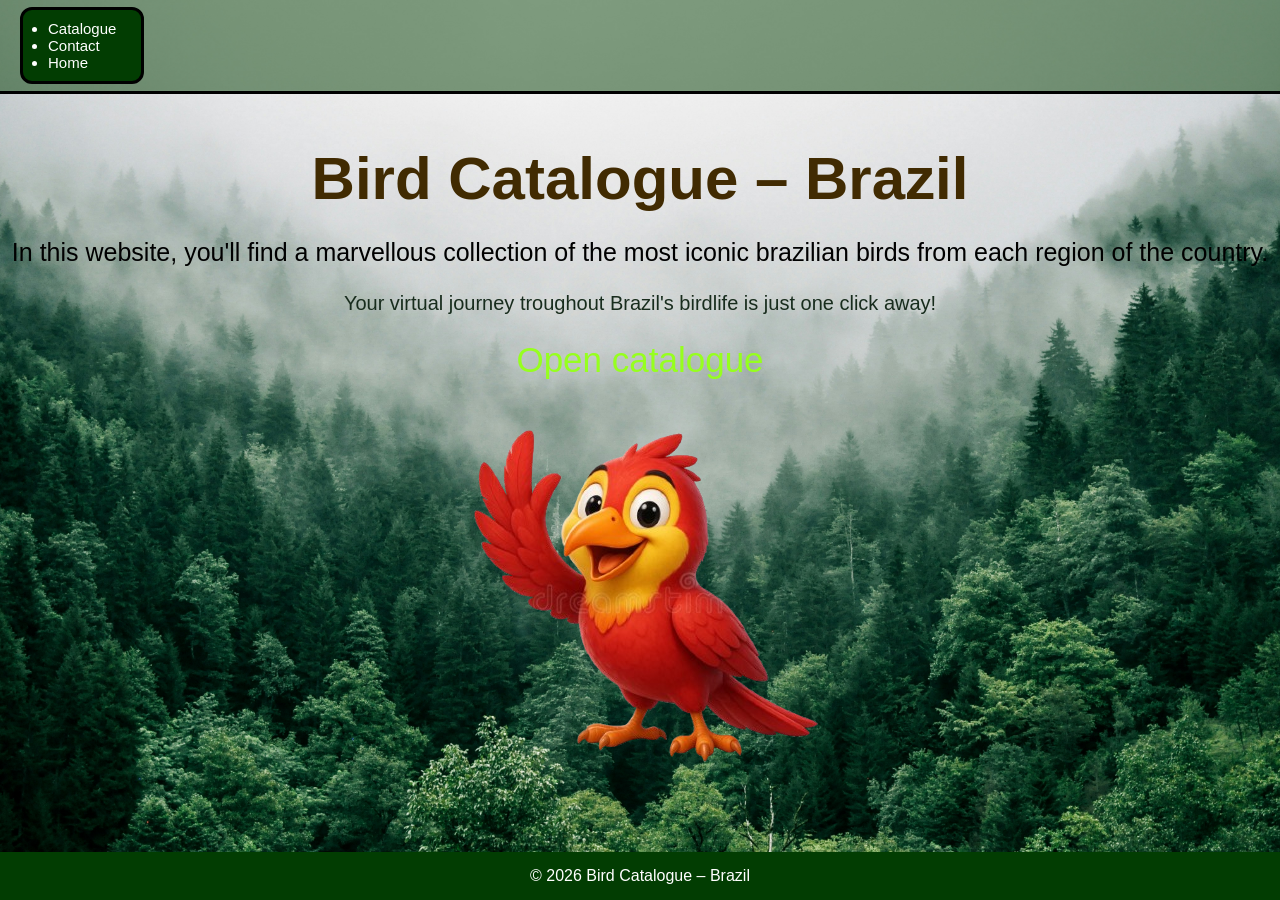
<file: index.html>
<!DOCTYPE html>
<html lang="en">

    <head>
        <meta charset="UTF-8">
        <meta name="viewport" content="width=device-width, initial-scale=1.0">
        <title>Bird Catalogue - Home</title>
        <link rel="stylesheet" href="style.css">
    </head>

    <body>

        <header>

            <nav>
            <ul class="links-list">
                <li><a href="about.html">Catalogue</a></li>
                <li> <a href="contact.html">Contact</a></li>
                <li> <a href="index.html">Home</a></li>

            </ul>
            </nav>
     </header>

        <main>

            <h1 id="home-title">Bird Catalogue &ndash; Brazil</h1>
            <span id="home-info">In this website, you'll find a marvellous collection of the most iconic brazilian birds from each region of the country.</span>
            <span id="home-invite"> Your virtual journey troughout Brazil's birdlife is just one click away! </span>
            <div id="cat-link"><a href="about.html">Open catalogue</a></div>


            <section id="mascot-image">
            <img src="images/bcb-mascot.png" alt="Bird Catalogue Mascot">;
            </section>

        </main>

        <footer><p>&copy; 2026 Bird Catalogue &ndash; Brazil </p></footer>
        
    </body>
</file>
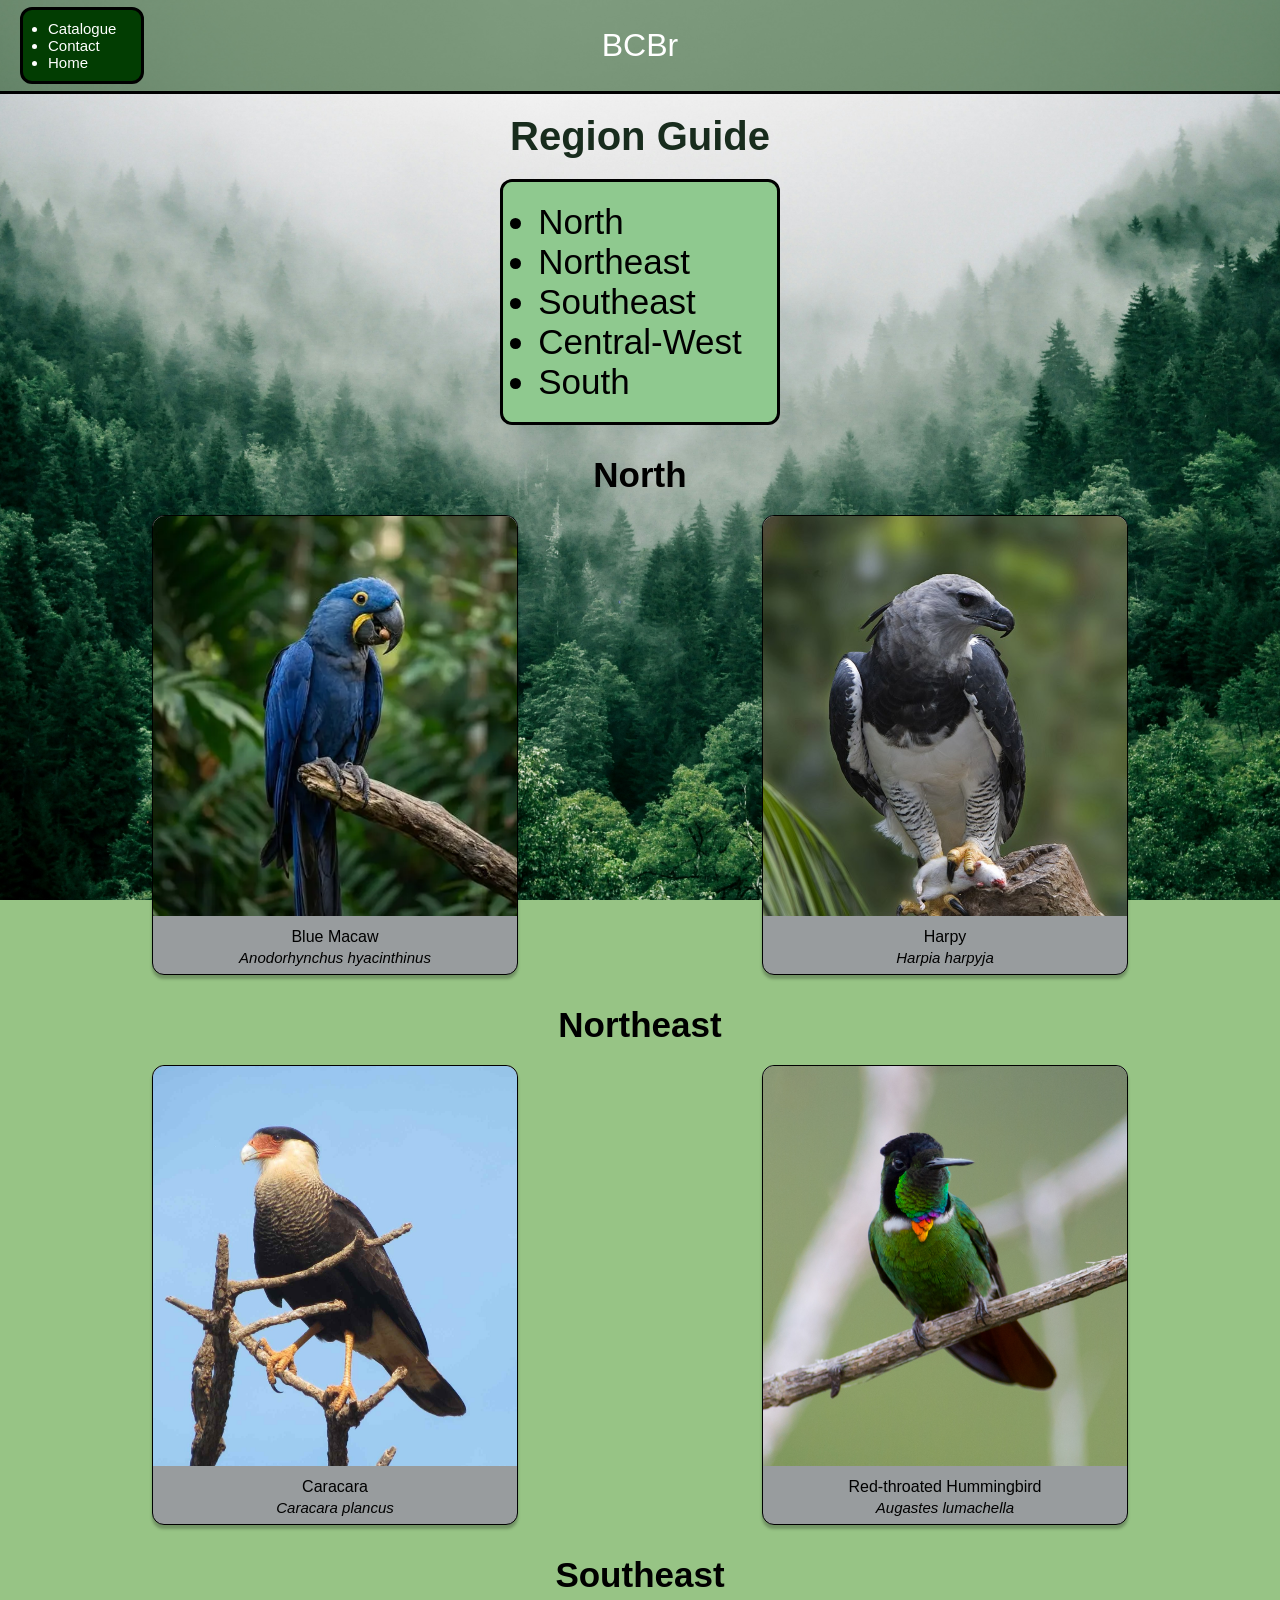
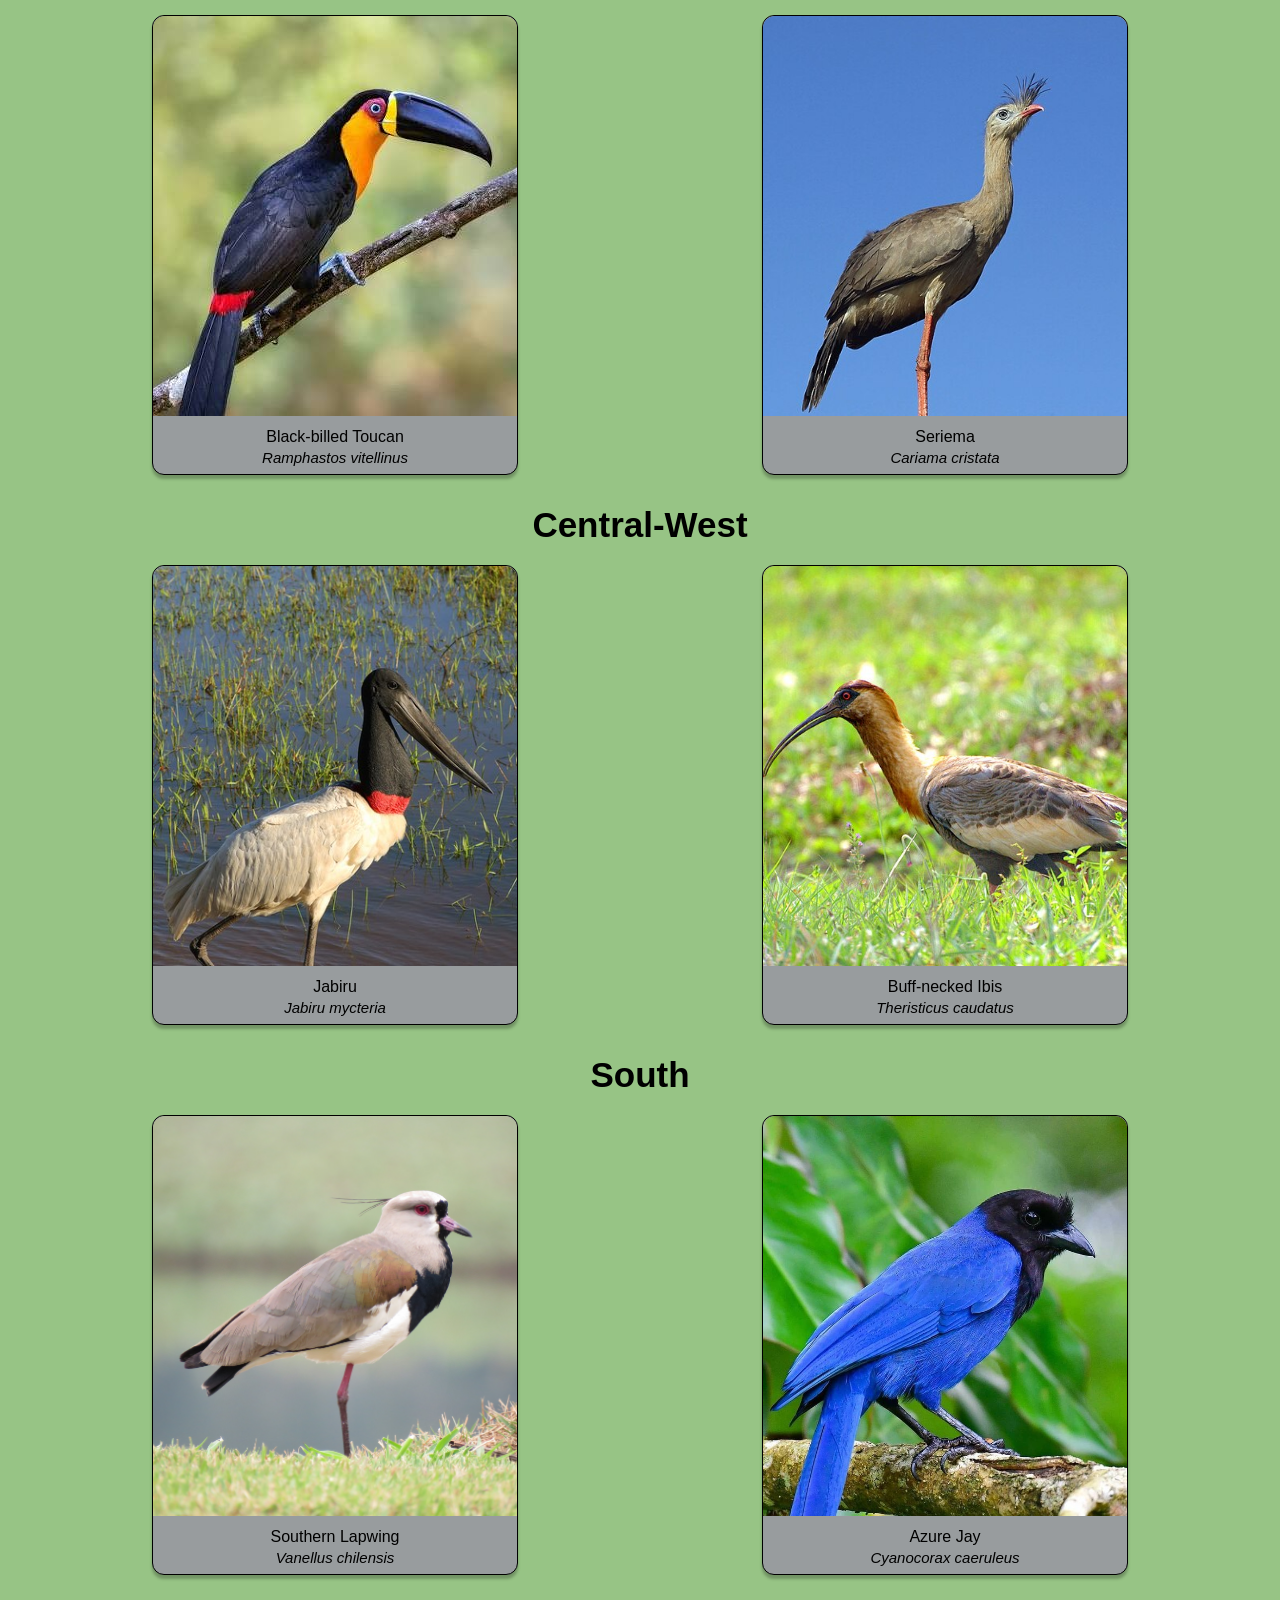
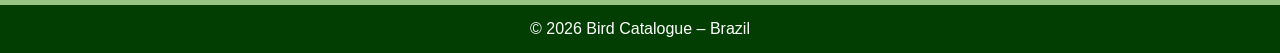
<file: about.html>
<!DOCTYPE html>
<html lang="en">

    <head>
        <meta charset="UTF-8">
        <meta name="viewport" content="width=device-width, initial-scale=1.0">
        <title>Bird Catalogue - Catalogue</title>
        <link rel="stylesheet" href="style.css">
    </head>

    <body>

        <header>

            <div class="header-name">
                <span>BCBr</span>
            </div>

            <nav>
            <ul class="links-list">
                <li><a href="about.html">Catalogue</a></li>
                <li> <a href="contact.html">Contact</a></li>
                <li> <a href="index.html">Home</a></li>

            </ul>
        </nav>
        </header>

        <main>

            <div id="guide-container">
            <h2>Region Guide</h2>
            <ul>
                <li><a href="#north">North</a></li>
                <li><a href="#northeast">Northeast</a></li>
                <li><a href="#southeast">Southeast</a></li>
                <li><a href="#central-west">Central-West</a></li>
                <li><a href="#south">South</a></li>
            </ul>
            </div>

            <div id="north">
                <h2> North </h2>
                <div class="birds">
                    <div class="bird-card">
                    <img src="images/blue-macaw-photo.jpg" alt="Blue Macaw Picture">
                    <p> Blue Macaw</p>
                    <p class="scientific-name"> Anodorhynchus hyacinthinus</p>
                </div>

                <div class="bird-card">
                    <img src="images/harpy-photo.jpg" alt="Harpy Picture">
                    <p> Harpy</p>
                    <p class="scientific-name"> Harpia harpyja</p>
                </div>

                </div>
            </div>

            <div id="northeast">
                <h2> Northeast</h2>
                <div class="birds">
                    <div class="bird-card">
                    <img src="images/caracara-photo.jpg" alt="Caracara Picture">
                    <p> Caracara</p>
                    <p class="scientific-name"> Caracara plancus</p>
                    </div>

                    <div class="bird-card">
                    <img src="images/red-hummingbird-photo.jpg" alt="Red Throated Hummingbird Picture">
                    <p> Red-throated Hummingbird</p>
                    <p class="scientific-name"> Augastes lumachella</p>
                    </div>
                </div>
            </div>

            <div id="southeast">
                <h2> Southeast</h2>
                <div class="birds">
                    <div class="bird-card">
                    <img src="images/black-toucan-photo.jpg" alt=" Black-billed Toucan Picture">
                    <p> Black-billed Toucan </p>
                    <p class="scientific-name">Ramphastos vitellinus</p>
                    </div>

                    <div class="bird-card">
                    <img src="images/seriema-photo.jpg" alt=" Seriema Picture">
                    <p> Seriema </p>
                    <p class="scientific-name">Cariama cristata </p>
                    </div>
                </div>
            </div>

            <div id="central-west">
                <h2> Central-West</h2>
                <div class="birds">
                    <div class="bird-card">
                    <img src="images/jabiru-photo.jpg" alt=" Jabiru Picture">
                    <p> Jabiru </p>
                    <p class="scientific-name">Jabiru mycteria</p>
                    </div>

                    <div class="bird-card">
                    <img src="images/buff-ibis-photo.jpg" alt=" Buff-necked Ibis Picture">
                    <p> Buff-necked Ibis </p>
                    <p class="scientific-name"> Theristicus caudatus </p>
                    </div>
                </div>
            </div>

            <div id="south">
                <h2> South</h2>
                <div class="birds">
                    <div class="bird-card">
                    <img src="images/southern-lapwing-photo.jpg" alt="Southern Lapwing Picture">
                    <p> Southern Lapwing </p>
                    <p class="scientific-name">Vanellus chilensis</p>
                    </div>

                    <div class="bird-card">
                    <img src="images/azure-jay-photo.jpg" alt="Azure Jay Picture">
                    <p> Azure Jay </p>
                    <p class="scientific-name"> Cyanocorax caeruleus </p>
                    </div>
                </div>
            </div>


        </main>

        <footer><p>&copy; 2026 Bird Catalogue &ndash; Brazil </p></footer>
        
    </body>
</file>
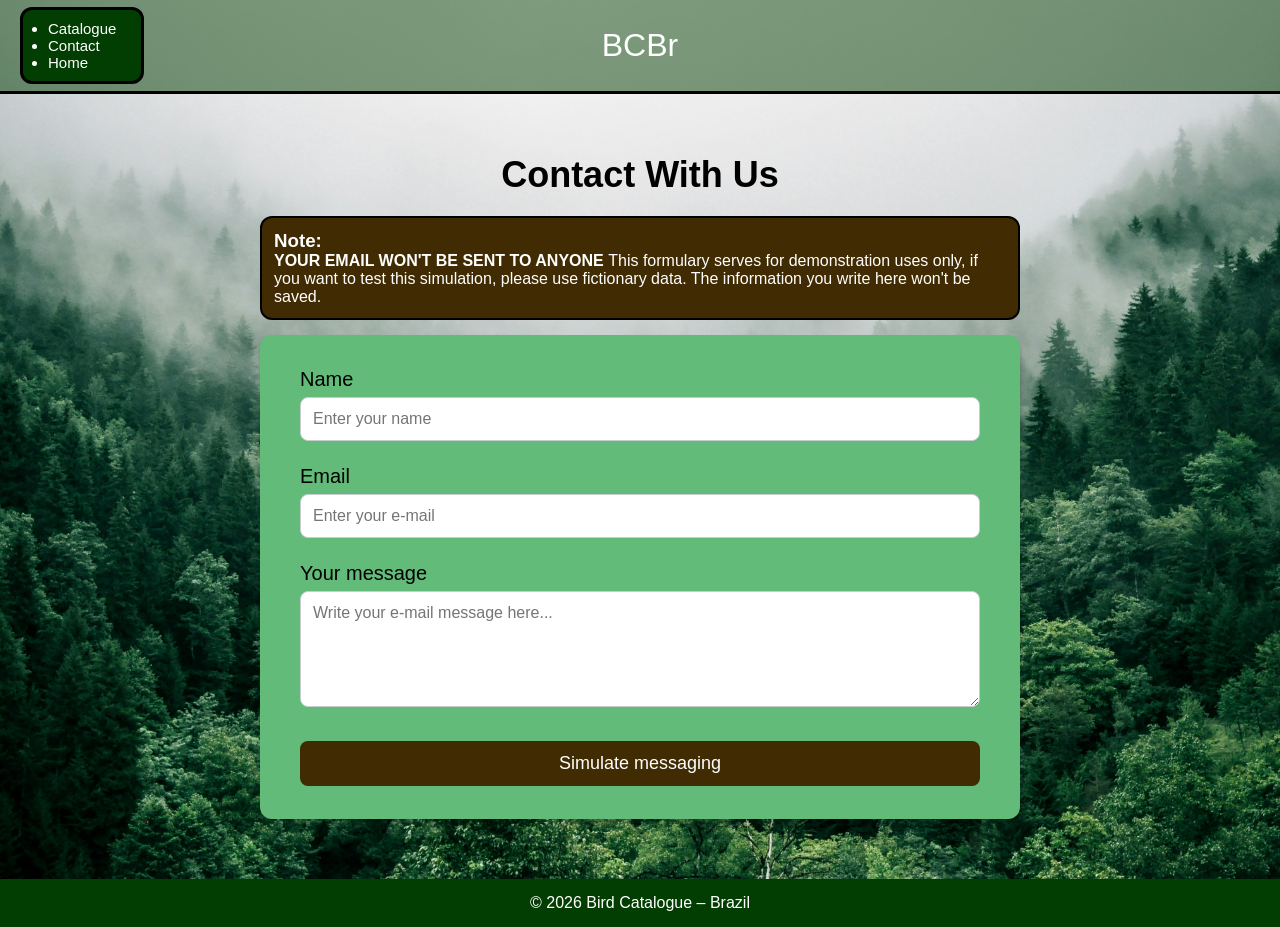
<file: contact.html>
<!DOCTYPE html>
<html lang="en">

    <head>
        <meta charset="UTF-8">
        <meta name="viewport" content="width=device-width, initial-scale=1.0">
        <title>Bird Catalogue - Contact</title>
        <link rel="stylesheet" href="style.css">
    </head>

    <body>

        <header>

                <span class="header-name">BCBr</span>

            <nav>
            <ul class="links-list">
                <li><a href="about.html">Catalogue</a></li>
                <li> <a href="contact.html">Contact</a></li>
                <li> <a href="index.html">Home</a></li>

            </ul>
            </nav>

        </header>

        <main>



        <div class="form-page-container">

        <h2>Contact With Us</h2>
        <div class="recieving-note">
        <span><strong><h3>Note:</h3> <p></p>  YOUR EMAIL WON'T BE SENT TO ANYONE </strong> This formulary serves for demonstration uses only, if you want to test this simulation, please use fictionary data. The information you write here won't be saved.</span>
        </div>
        <nav>

        <div class="form-container">
        <form>
            <div class="form-group">
                <label for="user-name">Name</label>
                <input type="text" name="User Name" id="user-name" required placeholder="Enter your name">
            </div>

            <div class="form-group">
                <label for="user-email">Email</label>
                <input type="email" name="User e-mail" id="user-email" required placeholder="Enter your e-mail">
            </div>

            <div class="form-group">
                <label for="user-message">Your message</label>
                <textarea id="user-message" name="E-mail Text" required rows="5" placeholder="Write your e-mail message here..."></textarea>
            </div>

            <button type="submit" class="submit-button">Simulate messaging</button>

        </form>
    </div>
</div>


        </main>

        <footer><p>&copy; 2026 Bird Catalogue &ndash; Brazil </p></footer>
        
    </body>
</file>
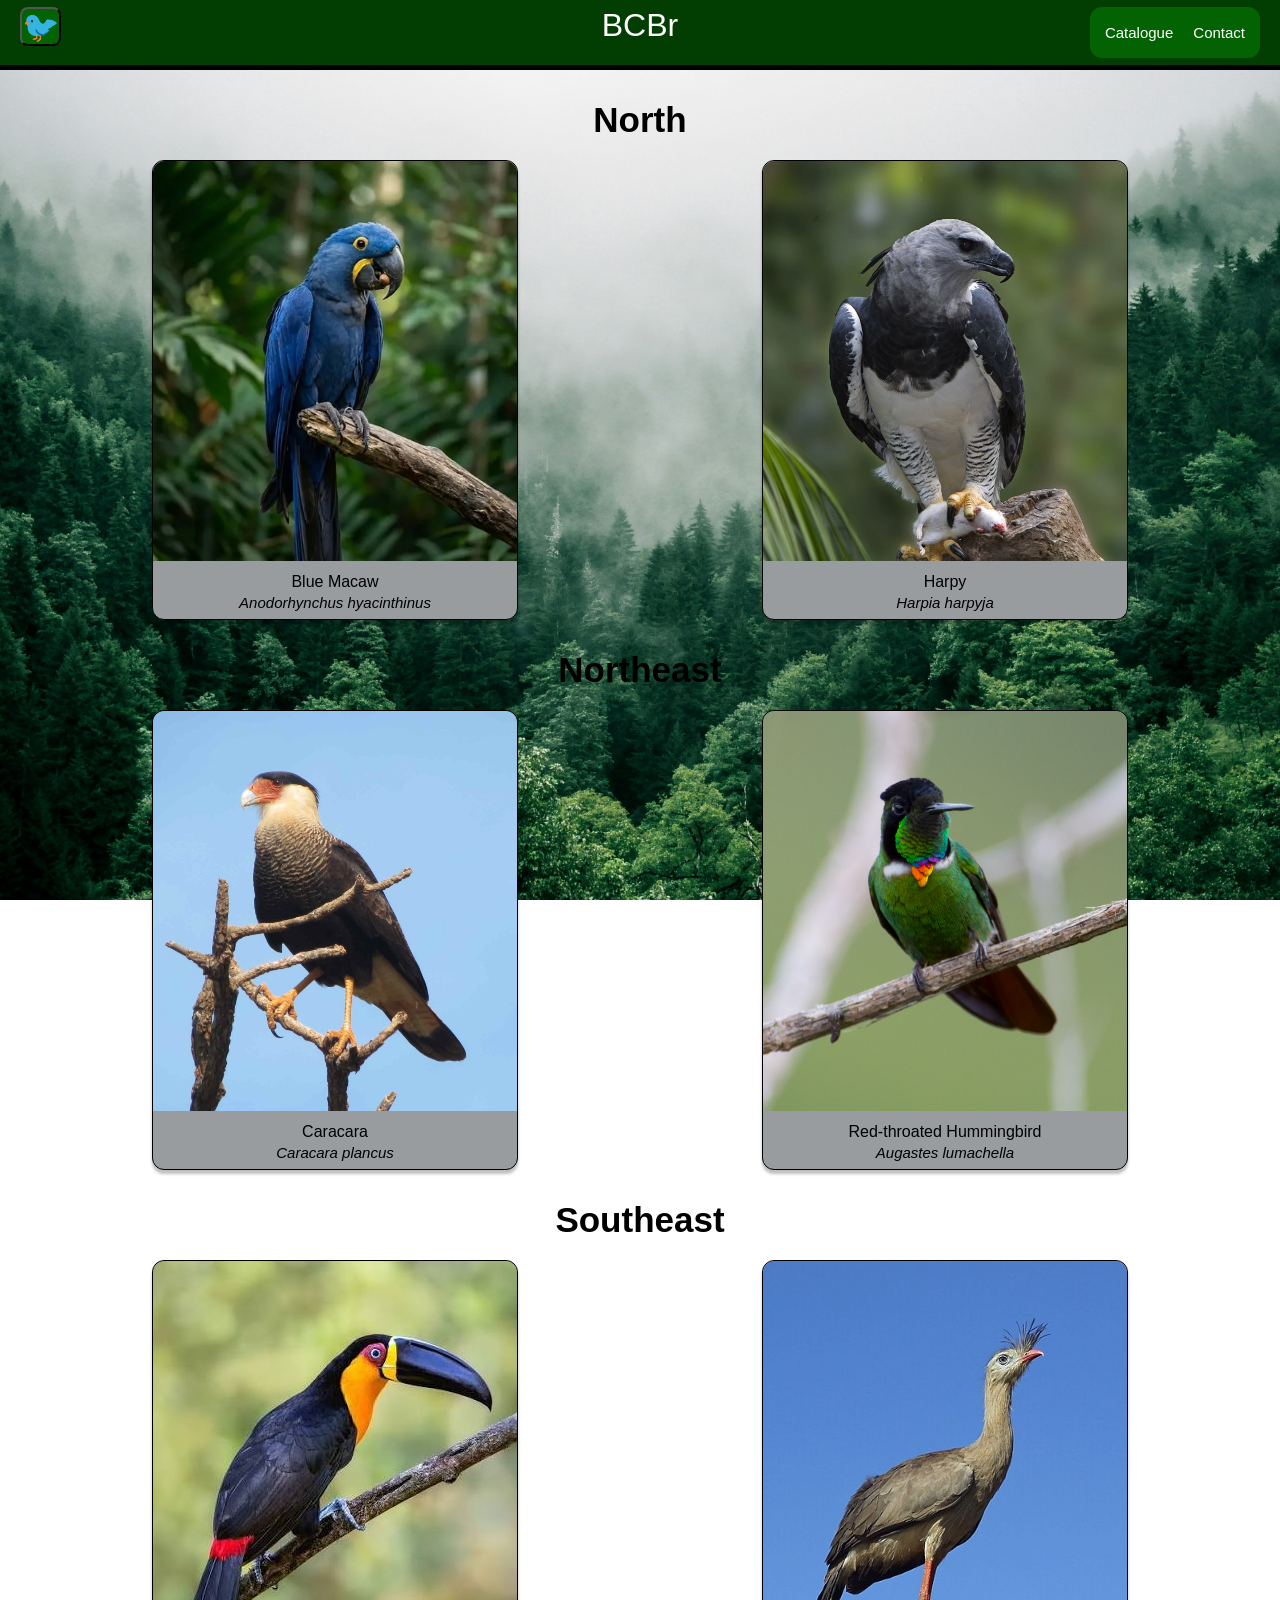
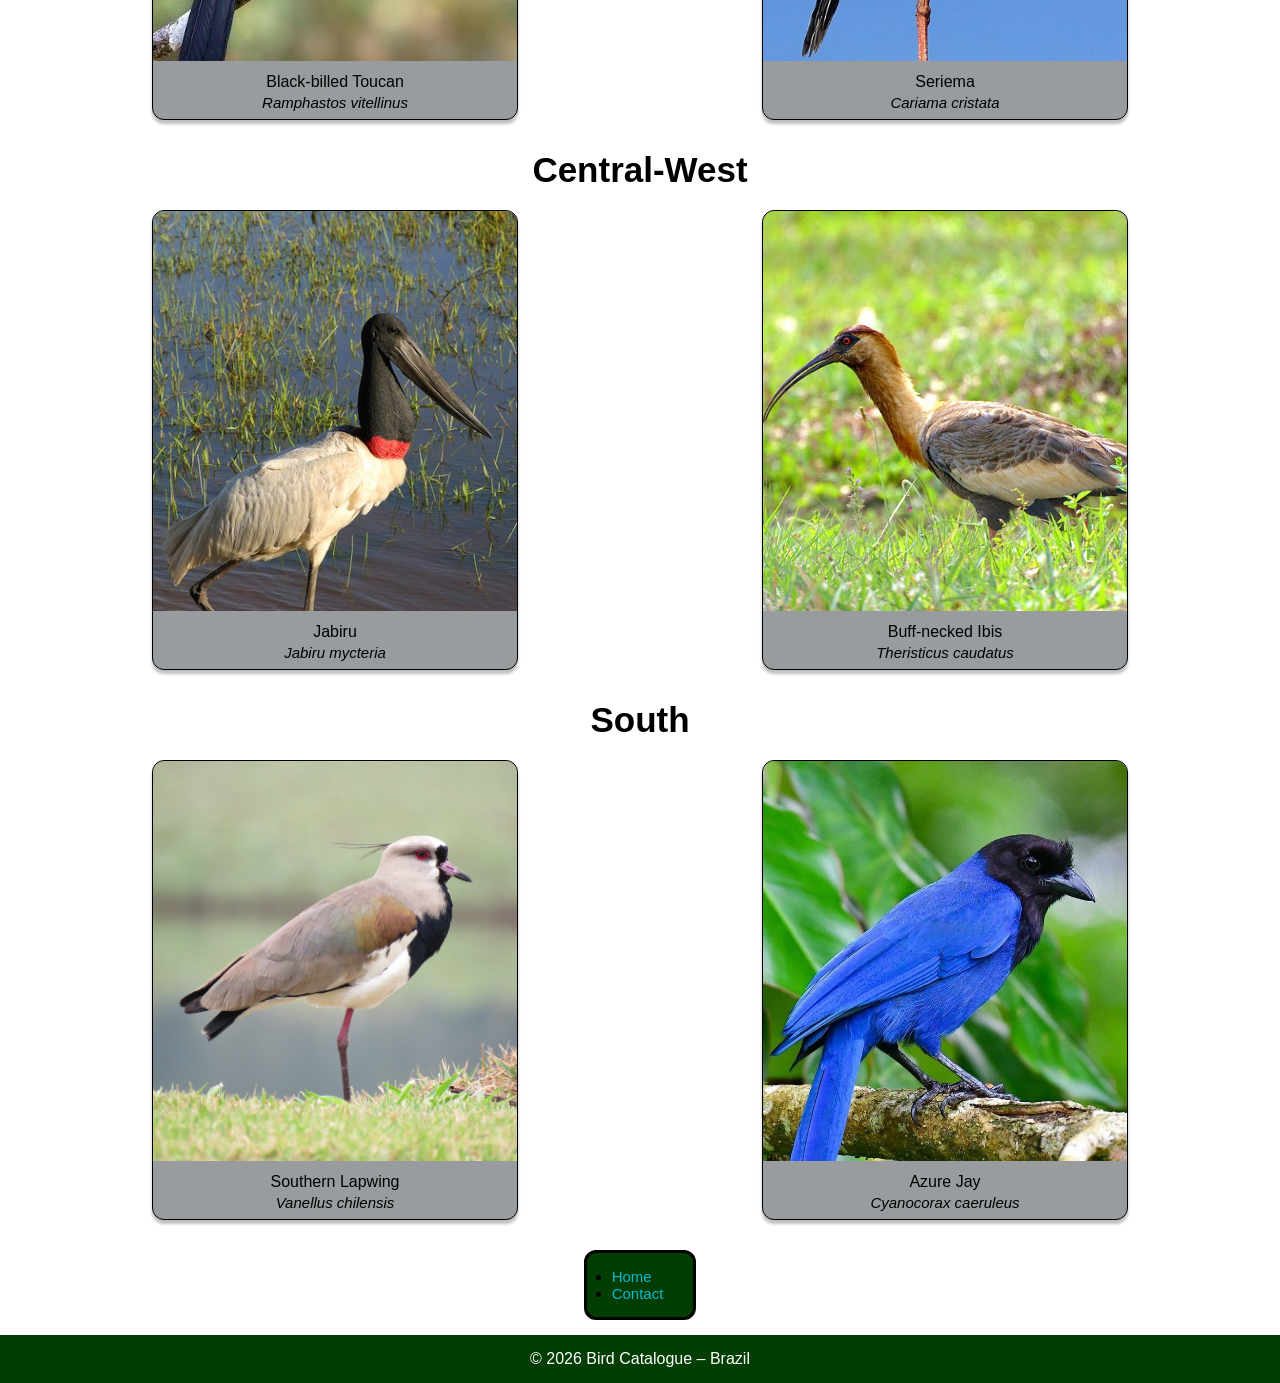
<file: pages/about.html>
<!DOCTYPE html>
<html lang="en">

    <head>
        <meta charset="UTF-8">
        <meta name="viewport" content="width=device-width, initial-scale=1.0">
        <title>Bird Catalogue - Home</title>
        <link rel="stylesheet" href="../css/style.css">
    </head>

    <body>

        <header>
            <a href="../index.html">
                <button class="header-menu" aria-label="Go back to the main menu">🐦</button>
            </a>

            <div class="header-name">
                <span>BCBr</span>
            </div>

            <nav>
            <a class="header-about" href="about.html"> Catalogue </a>
            <a class="header-contact" href="contact.html"> Contact </a>
            </nav>
        </header>

        <main>

            <div class="region-division">
                <h2> North </h2>
                <div class="birds">
                    <div class="bird-card">
                    <img src="../images/blue-macaw-photo.jpg" alt="Blue Macaw Picture">
                    <p> Blue Macaw</p>
                    <p class="scientific-name"> Anodorhynchus hyacinthinus</p>
                </div>

                <div class="bird-card">
                    <img src="../images/harpy-photo.jpg" alt="Harpy Picture">
                    <p> Harpy</p>
                    <p class="scientific-name"> Harpia harpyja</p>
                </div>

                </div>
            </div>

            <div class="region-division">
                <h2> Northeast</h2>
                <div class="birds">
                    <div class="bird-card">
                    <img src="../images/caracara-photo.jpg" alt="Caracara Picture">
                    <p> Caracara</p>
                    <p class="scientific-name"> Caracara plancus</p>
                    </div>

                    <div class="bird-card">
                    <img src="../images/red-hummingbird-photo.jpg" alt="Red Throated Hummingbird Picture">
                    <p> Red-throated Hummingbird</p>
                    <p class="scientific-name"> Augastes lumachella</p>
                    </div>
                </div>
            </div>

            <div class="region-division">
                <h2> Southeast</h2>
                <div class="birds">
                    <div class="bird-card">
                    <img src="../images/black-toucan-photo.jpg" alt=" Black-billed Toucan Picture">
                    <p> Black-billed Toucan </p>
                    <p class="scientific-name">Ramphastos vitellinus</p>
                    </div>

                    <div class="bird-card">
                    <img src="../images/seriema-photo.jpg" alt=" Seriema Picture">
                    <p> Seriema </p>
                    <p class="scientific-name">Cariama cristata </p>
                    </div>
                </div>
            </div>

            <div class="region-division">
                <h2> Central-West</h2>
                <div class="birds">
                    <div class="bird-card">
                    <img src="../images/jabiru-photo.jpg" alt=" Jabiru Picture">
                    <p> Jabiru </p>
                    <p class="scientific-name">Jabiru mycteria</p>
                    </div>

                    <div class="bird-card">
                    <img src="../images/buff-ibis-photo.jpg" alt=" Buff-necked Ibis Picture">
                    <p> Buff-necked Ibis </p>
                    <p class="scientific-name"> Theristicus caudatus </p>
                    </div>
                </div>
            </div>

            <div class="region-division">
                <h2> South</h2>
                <div class="birds">
                    <div class="bird-card">
                    <img src="../images/southern-lapwing-photo.jpg" alt="Southern Lapwing Picture">
                    <p> Southern Lapwing </p>
                    <p class="scientific-name">Vanellus chilensis</p>
                    </div>

                    <div class="bird-card">
                    <img src="../images/azure-jay-photo.jpg" alt="Azure Jay Picture">
                    <p> Azure Jay </p>
                    <p class="scientific-name"> Cyanocorax caeruleus </p>
                    </div>
                </div>
            </div>

            <nav>
            <ul class="links-list">
                <li><a href="../index.html">Home</a></li>
                <li> <a href="contact.html">Contact</a> </li>

            </ul>
            </nav>


        </main>

        <footer><p>&copy; 2026 Bird Catalogue &ndash; Brazil </p></footer>
        
    </body>
</file>
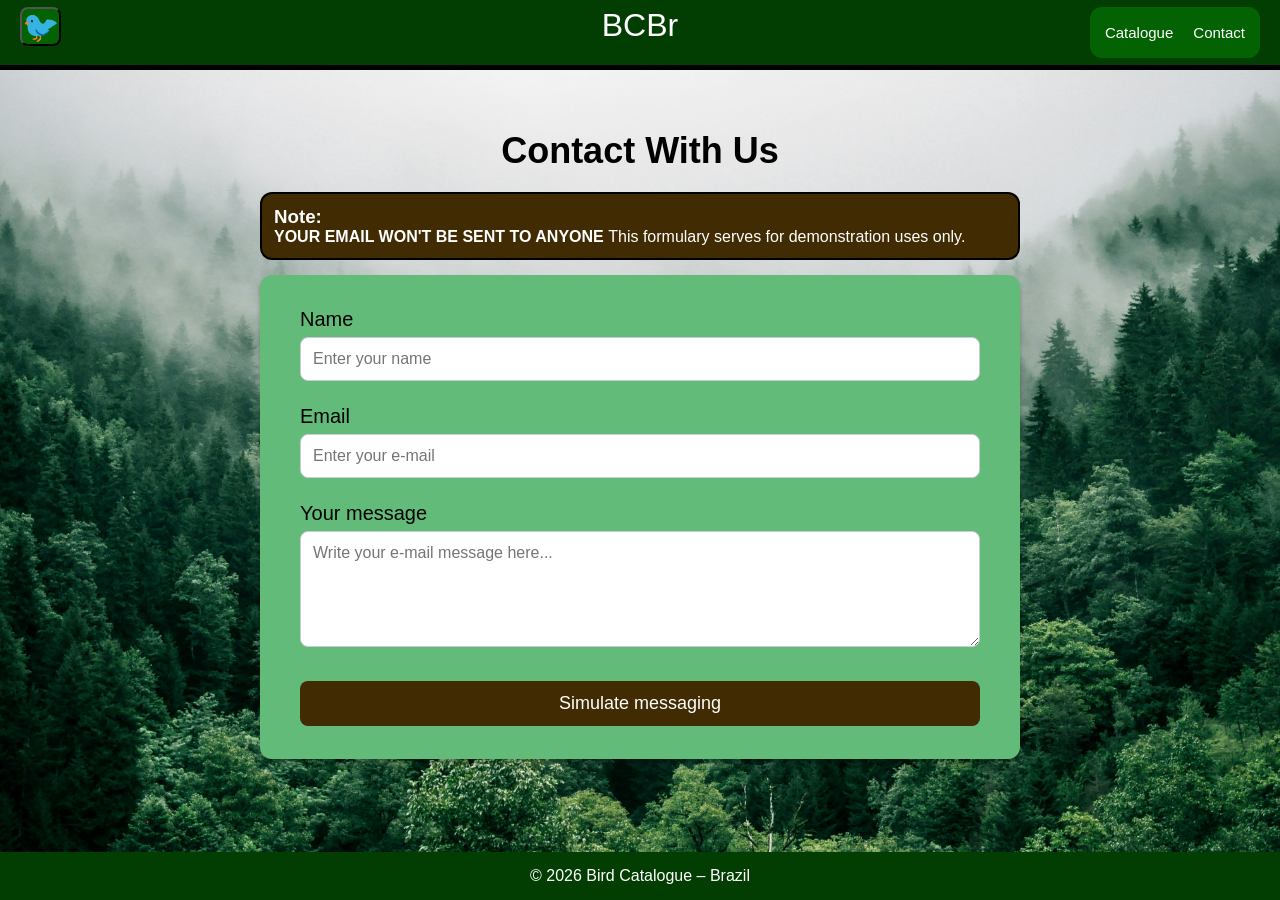
<file: pages/contact.html>
<!DOCTYPE html>
<html lang="en">

    <head>
        <meta charset="UTF-8">
        <meta name="viewport" content="width=device-width, initial-scale=1.0">
        <title>Bird Catalogue - Home</title>
        <link rel="stylesheet" href="../css/style.css">
    </head>

    <body>

        <header>
            <a href="../index.html">
                <button class="header-menu" aria-label="Go back to the main menu">🐦</button>
            </a>

            <div class="header-name">
                <span>BCBr</span>
            </div>

            <nav>
            <a class="header-about" href="about.html"> Catalogue </a>
            <a class="header-contact" href="contact.html"> Contact </a>
            </nav>
        </header>

        <main>



        <div class="form-page-container">

        <h2>Contact With Us</h2>
        <div class="recieving-note">
        <span><strong><h3>Note:</h3> <p></p>  YOUR EMAIL WON'T BE SENT TO ANYONE </strong> This formulary serves for demonstration uses only.</span>
        </div>
        <div class="form-container">
        <form>
            <div class="form-group">
                <label for="user-name">Name</label>
                <input type="text" name="User Name" id="user-name" required placeholder="Enter your name">
            </div>

            <div class="form-group">
                <label for="user-email">Email</label>
                <input type="email" name="User e-mail" id="user-email" required placeholder="Enter your e-mail">
            </div>

            <div class="form-group">
                <label for="user-message">Your message</label>
                <textarea id="user-message" name="E-mail Text" required rows="5" placeholder="Write your e-mail message here..."></textarea>
            </div>

            <a href="contact.html">
            <button type="submit" class="submit-button">Simulate messaging</button>
            </a>

        </form>
    </div>
</div>


        </main>

        <footer><p>&copy; 2026 Bird Catalogue &ndash; Brazil </p></footer>
        
    </body>
</file>
<file: style.css>
* {
    margin: 0;
    padding: 0;
    box-sizing: border-box;
}

html {
    scroll-behavior: smooth;
}

.links-list {
    font-size: 15px;
    display: block;
    padding: 10px 25px;
    border-radius: 12px;
    width: fit-content;
    border: 3px solid #000000;
    list-style-position: outside;
    background-color:#023d02
}

.links-list a {
    text-decoration: none;
    color:#FFFFFF;
    transition: font-size 0.3s ease-in-out;
}

.links-list a:hover {
    font-size: 17px;
}

#mascot-image {
    max-width: 100%;
}

#mascot-image img{
    display: block;
    max-width: 100%;
    height: auto;
    margin: 0 auto;
    display: flex;
    justify-content: center;
    animation: fadeInUp 0.8s ease-out both;
}

body {
    background-color: #97c485;
    background-image: url(images/forest-background.jpg);
    background-size: cover;
    background-position: center;
    background-repeat: no-repeat;
    background-attachment: fixed;
    font-family: Arial, Helvetica, sans-serif;
    color: #000000;
    display: flex;
    flex-direction: column;
    min-height: 100vh;
}

main {
    flex-grow: 1;
    min-width: 0;
}

header {
    background-color: rgba(2,61,2,0.5);
    color: #ffffff;
    flex-wrap: wrap;
    display: flex;
    position: relative;
    align-items: center;
    padding: 7px 20px 7px 20px;
    border-bottom: 3px solid #000000;
    min-height: 70px;
    max-height: 150px;
    gap: 20px;
}

.header-name {
    font-size: 32px;
    font-family: Tahoma, Helvetica, sans-serif;
    position: absolute;
    left: 50%;
    transform: translateX(-50%);
    margin: 0;
    display: flex;
    align-items: center;
    justify-content: center;
}

 
#home-title {
    font-size: 60px;
    font-family:'Gill Sans', 'Gill Sans MT', Calibri, 'Trebuchet MS', sans-serif;
    color:#412b02;
    text-align: center;
    padding-top: 50px;
    margin-bottom: 25px;
}

#home-info {
    display: block;
    text-align: center;
    font-size: 25px;
    margin-bottom: 25px;
}

#home-invite {
    display: block;
    text-align: center;
    font-size: 20px;
    margin-bottom: 25px;
    color:#182c1d
}

#cat-link a{
    text-decoration: none;
    color:#96ff1e;
    display: block;
    text-align: center;
    font-size: 35px;
    margin-bottom: 25px;
}

#guide-container {
    display: flex;
    align-items: center;
    flex-flow: column;
    gap: 20px;
}

#guide-container h2 {
    padding-top: 20px;
    text-align: center;
    font-size: 40px;
    color:#182c1d
}

#guide-container ul {
    font-size: 35px;
    display: block;
    padding: 20px 35px;
    border-radius: 12px;
    width: fit-content;
    border: 3px solid #000000;
    list-style-position: outside;
    background-color:#8fc98f;
}

#guide-container a {
    text-decoration: none;
    color:#000000;
    transition: font-size 0.3s ease-in-out;
}

#guide-container a:hover {
    font-size: 37px;
}

#north, #northeast, #southeast,
#central-west, #south {
    margin: 30px;
    text-align: center;
}

#north h2, #northeast h2, #southeast h2,
#central-west h2, #south h2 {
    font-size: 35px;
}

.birds {
    display: flex;
    justify-content: space-around;
    flex-wrap: nowrap;
    padding-top: 20px;
}
.bird-card {
    background-color: #989c9e;
    width: 30%;
    max-height: 500px;
    padding-bottom: 5px;
    border-radius: 12px;
    border: 1px solid #000000;
    box-shadow: 0 4px 3px #00000040;
    animation: fadeInUp 0.8s ease-out both;
}

@keyframes fadeInUp {
    from {
        opacity: 0;
        transform: translateY(12px);
    }

    to {
        opacity: 1;
        transform: translateY(0);
    }
}
.bird-card img {
    display: inline-block;
    object-fit: cover;
    width: 100%;
    height: 400px;
    margin-bottom: 8px;
    border-radius: 12px 12px 0 0;
}

.scientific-name {
    padding: 3px;
    font-size: 15px;
    font-weight: normal;
    font-style: italic;
}

.form-page-container {
    width: 100%;
    max-width: 800px;
    margin: 60px auto;
    padding: 0 20px;
}

.form-page-container h2 {
    text-align: center;
    margin-bottom: 20px;
    font-size: 36px;
    font-weight: bold;
}

.recieving-note {
    background-color: #412b02;
    color: #ffffff;
    border-radius: 12px;
    border: 2px solid #000000;
    display: flex;
    flex-direction: column;
    justify-content: center;
    margin: 15px 0;
    padding: 12px;
}

.review-note h3 {
    font-size: 22px;
    text-align: center;
    padding-bottom: 10px;
}

.review-note span {
    padding: 5px;
}

.form-container {
    background-color: #63bb79;
    padding: 33px 40px;
    border-radius: 12px;
    box-shadow: 0 4px 4px #00000040;
}

.form-group {
    margin-bottom: 24px;
    display: flex;
    flex-direction: column;
    min-width: 0;
}

.form-group label {
    font-size: 20px;
    margin-bottom: 6px;
}

.form-group input,
.form-group textarea {
    width: 100%;
    min-width: 0;
    padding: 12px;
    border: 1px solid #c8cdd2;
    border-radius: 8px;
    font-size: 16px;
    color: #333333;
    font-family: inherit;
}

.form-group input:focus,
.form-group textarea:focus {
    outline: 2px solid #2b2d42;
    outline-offset: 2px;
}

.form-group textarea {
    resize: vertical;
}

.form-group {
    flex: 1;
    min-width: 0;
}

.submit-button {
    width: 100%;
    padding: 12px;
    background-color: #412b02;
    color: #ffffff;
    border: none;
    border-radius: 8px;
    font-size: 18px;
    cursor: pointer;
    margin-top: 10px;
    transition: background-color 0.3s ease, box-shadow 0.3s ease;
}

.submit-button:hover {
    background-color: #684503;
    box-shadow: 0 4px 8px #00000030;
}



footer {
    text-align: center;
    font-size: 16px;
    color:#ffffff;
    padding: 15px;
    background-color:#023d02;
}

@media (prefers-reduced-motion: reduce) {
    *,
    *::before,
    *::after {
        animation: none !important;
        transition: none !important;
        scroll-behavior: auto !important;
    }
}

@media (max-width: 540px) {

    header {
        flex-direction: column;
        justify-content: center;
        align-items: center;
        height: auto;
        max-height: none;
        gap: 10px;
    }

    .header-name {
        position: static;
        left: auto;
        transform: none;
        font-size: 24px;
        text-align: center;
    }

    header nav {
        width: 100%;
    }

    #mascot-image img {
        width: 100%;
        max-width: 100%;
        height: auto;
    }

    .birds {
        flex-direction: column;
        align-items: center;
        flex-wrap: wrap;
        gap: 20px;
    }

    .bird-card {
        width: 100%;
        max-width: 350px;
    }

}
</file>
<file: css/style.css>
* {
    margin: 0;
    padding: 0;
    box-sizing: border-box;
}

html {
    scroll-behavior: smooth;
}

.links-list {
    font-size: 15px;
    display: block;
    padding: 15px 30px;
    border-radius: 12px;
    width: fit-content;
    margin: 0 auto 15px;
    border: 3px solid #000000;
    padding-left: 25px;
    list-style-position: outside;
    background-color:#023d02
}

.links-list a {
    text-decoration: none;
    color:#10b7d4;
    transition: font-size 0.3s ease-in-out;
}

.links-list a:hover {
    font-size: 17px;
}

#mascot-image {
    display: flex;
    justify-content: center;
}

body {
    background-image: url(../images/forest-background.jpg);
    background-size: cover;
    background-position: center;
    background-repeat: no-repeat;
    background-attachment: fixed;
    font-family: Arial, Helvetica, sans-serif;
    color: #000000;
    display: flex;
    flex-direction: column;
    min-height: 100vh;
}

main {
    flex-grow: 1;
    min-width: 0;
}

header {
    background-color: #023d02;
    color: #ffffff;
    display: flex;
    position: relative;
    justify-content: space-between;
    align-content: center;
    padding: 7px 20px 7px 20px;
    border-bottom: 5px solid #000000;
    min-height: 70px;
}

.header-about,
.header-contact {
    color: inherit;
    text-decoration: none;
    font-size: 15px;
    font-family: Tahoma, Helvetica, sans-serif;
    transition: font-size 0.3s ease-in-out;
}

.header-about:hover, .header-contact:hover {
    font-size: 17px;
}

.header-menu {
    color: inherit;
    text-decoration: none;
    font-size: 30px;
    background-color:#036303;
    border-radius: 8px;
    transition: background-color 0.3s ease-in-out;
}

.header-menu:hover {
    background-color: #023d02;
}

.header-name {
    font-size: 32px;
    font-family: Tahoma, Helvetica, sans-serif;
    position: absolute;
    left: 50%;
    transform: translateX(-50%);
}

 header nav {
    background-color:#036303;
    display: flex;
    flex-shrink: 0;
    max-height: 56px;
    width: fit-content;
    gap: 20px;
    padding: 0 15px;
    align-items: center;
    border-radius: 12px;
}

#home-title {
    font-size: 60px;
    font-family:'Gill Sans', 'Gill Sans MT', Calibri, 'Trebuchet MS', sans-serif;
    color:#412b02;
    text-align: center;
    padding-top: 50px;
    margin-bottom: 25px;
}

#home-info {
    display: block;
    text-align: center;
    font-size: 25px;
    margin-bottom: 25px;
}

#home-invite {
    display: block;
    text-align: center;
    font-size: 20px;
    margin-bottom: 25px;
    color:#182c1d
}

.region-division {
    margin: 30px;
    text-align: center;
}

.region-division h2 {
    font-size: 35px;
}

.birds {
    display: flex;
    justify-content: space-around;
    flex-wrap: nowrap;
    padding-top: 20px;
}
.bird-card {
    background-color: #989c9e;
    width: 30%;
    max-height: 500px;
    padding-bottom: 5px;
    border-radius: 12px;
    border: 1px solid #000000;
    box-shadow: 0 4px 3px #00000040;
    animation: fadeInUp 0.8s ease-out both;
}

@keyframes fadeInUp {
    from {
        opacity: 0;
        transform: translateY(12px);
    }

    to {
        opacity: 1;
        transform: translateY(0);
    }
}
.bird-card img {
    display: inline-block;
    object-fit: cover;
    width: 100%;
    height: 400px;
    margin-bottom: 8px;
    border-radius: 12px 12px 0 0;
}

.scientific-name {
    padding: 3px;
    font-size: 15px;
    font-weight: normal;
    font-style: italic;
}

.form-page-container {
    width: 100%;
    max-width: 800px;
    margin: 60px auto;
    padding: 0 20px;
}

.form-page-container h2 {
    text-align: center;
    margin-bottom: 20px;
    font-size: 36px;
    font-weight: bold;
}

.recieving-note {
    background-color: #412b02;
    color: #ffffff;
    border-radius: 12px;
    border: 2px solid #000000;
    display: flex;
    flex-direction: column;
    justify-content: center;
    margin: 15px 0;
    padding: 12px;
}

.review-note h3 {
    font-size: 22px;
    text-align: center;
    padding-bottom: 10px;
}

.review-note span {
    padding: 5px;
}

.form-container {
    background-color: #63bb79;
    padding: 33px 40px;
    border-radius: 12px;
    box-shadow: 0 4px 4px #00000040;
}

.form-group {
    margin-bottom: 24px;
    display: flex;
    flex-direction: column;
    min-width: 0;
}

.form-group label {
    font-size: 20px;
    margin-bottom: 6px;
}

.form-group input,
.form-group textarea {
    width: 100%;
    min-width: 0;
    padding: 12px;
    border: 1px solid #c8cdd2;
    border-radius: 8px;
    font-size: 16px;
    color: #333333;
    font-family: inherit;
}

.form-group input:focus,
.form-group textarea:focus {
    outline: 2px solid #2b2d42;
    outline-offset: 2px;
}

.form-group textarea {
    resize: vertical;
}

.form-group {
    flex: 1;
    min-width: 0;
}

.submit-button {
    width: 100%;
    padding: 12px;
    background-color: #412b02;
    color: #ffffff;
    border: none;
    border-radius: 8px;
    font-size: 18px;
    cursor: pointer;
    margin-top: 10px;
    transition: background-color 0.3s ease, box-shadow 0.3s ease;
}

.submit-button:hover {
    background-color: #684503;
    box-shadow: 0 4px 8px #00000030;
}



footer {
    text-align: center;
    font-size: 16px;
    color:#ffffff;
    padding: 15px;
    background-color:#023d02;
}

@media (prefers-reduced-motion: reduce) {
    *,
    *::before,
    *::after {
        animation: none !important;
        transition: none !important;
        scroll-behavior: auto !important;
    }
}

@media (max-width: 540px) {
    .birds {
        flex-direction: column;
        align-items: center;
        flex-wrap: wrap;
        gap: 20px;
    }

    .bird-card {
        width: 80%;
    }
}
</file>
